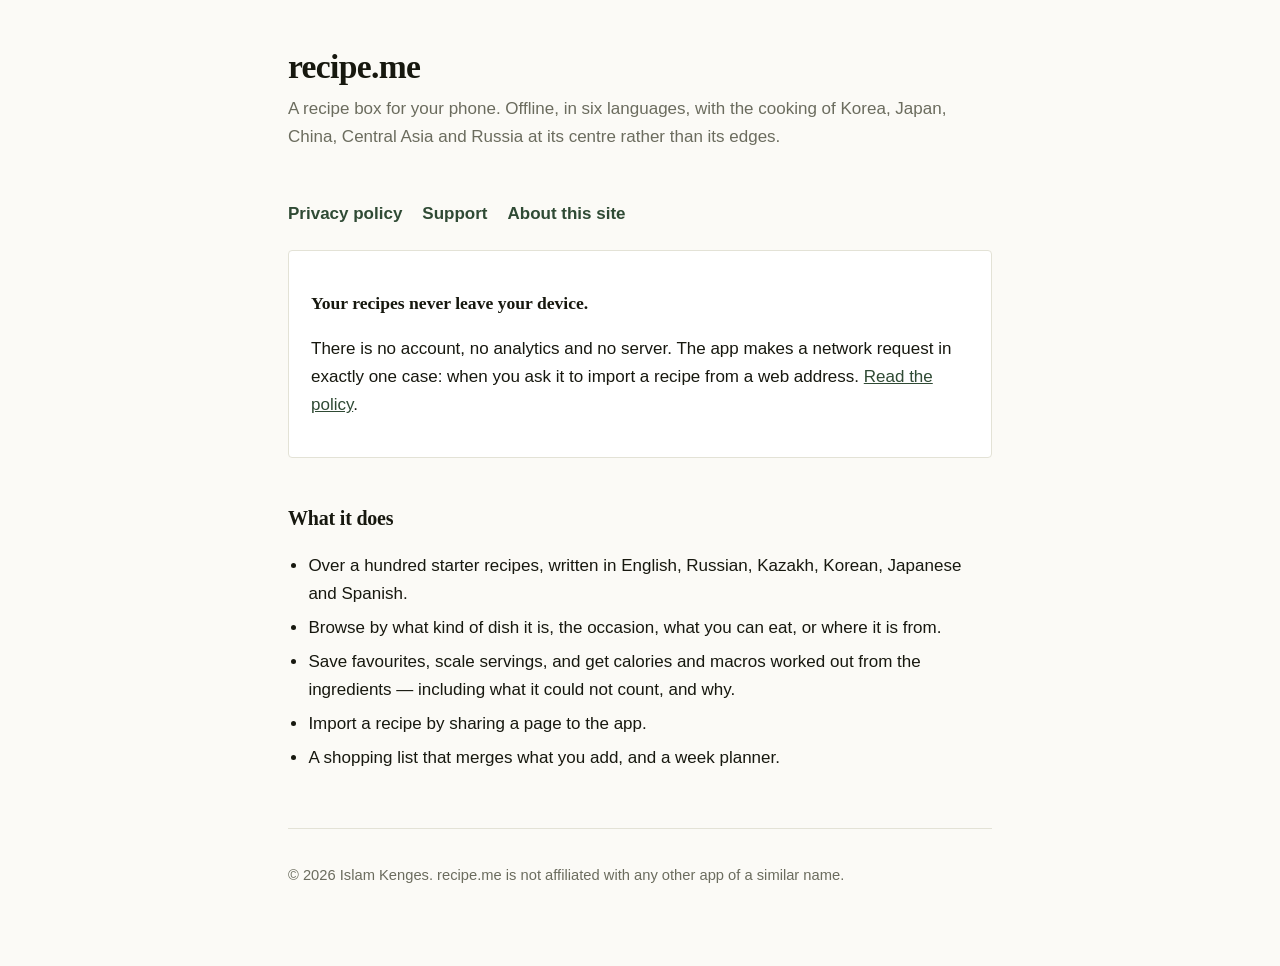
<file: index.html>
<!doctype html>
<html lang="en">
<head>
<meta charset="utf-8">
<meta name="viewport" content="width=device-width, initial-scale=1">
<title>recipe.me</title>
<meta name="description" content="recipe.me — an offline recipe manager for iPhone. Your recipes stay on your device.">
<link rel="stylesheet" href="style.css">
</head>
<body>
<div class="wrap">
  <header>
    <h1>recipe.me</h1>
    <p class="lede">A recipe box for your phone. Offline, in six languages,
      with the cooking of Korea, Japan, China, Central Asia and Russia at its
      centre rather than its edges.</p>
  </header>

  <nav>
    <a href="privacy/">Privacy policy</a>
    <a href="support/">Support</a>
    <a href="https://github.com/HyorinmaruK/recipebox-site">About this site</a>
  </nav>

  <div class="card">
    <p class="big">Your recipes never leave your device.</p>
    <p>There is no account, no analytics and no server. The app makes a network
      request in exactly one case: when you ask it to import a recipe from a web
      address. <a href="privacy/">Read the policy</a>.</p>
  </div>

  <h2>What it does</h2>
  <ul>
    <li>Over a hundred starter recipes, written in English, Russian, Kazakh,
      Korean, Japanese and Spanish.</li>
    <li>Browse by what kind of dish it is, the occasion, what you can eat, or
      where it is from.</li>
    <li>Save favourites, scale servings, and get calories and macros worked out
      from the ingredients — including what it could not count, and why.</li>
    <li>Import a recipe by sharing a page to the app.</li>
    <li>A shopping list that merges what you add, and a week planner.</li>
  </ul>

  <footer>
    <p>© 2026 Islam Kenges. recipe.me is not affiliated with any other app of
      a similar name.</p>
  </footer>
</div>
</body>
</html>
</file>
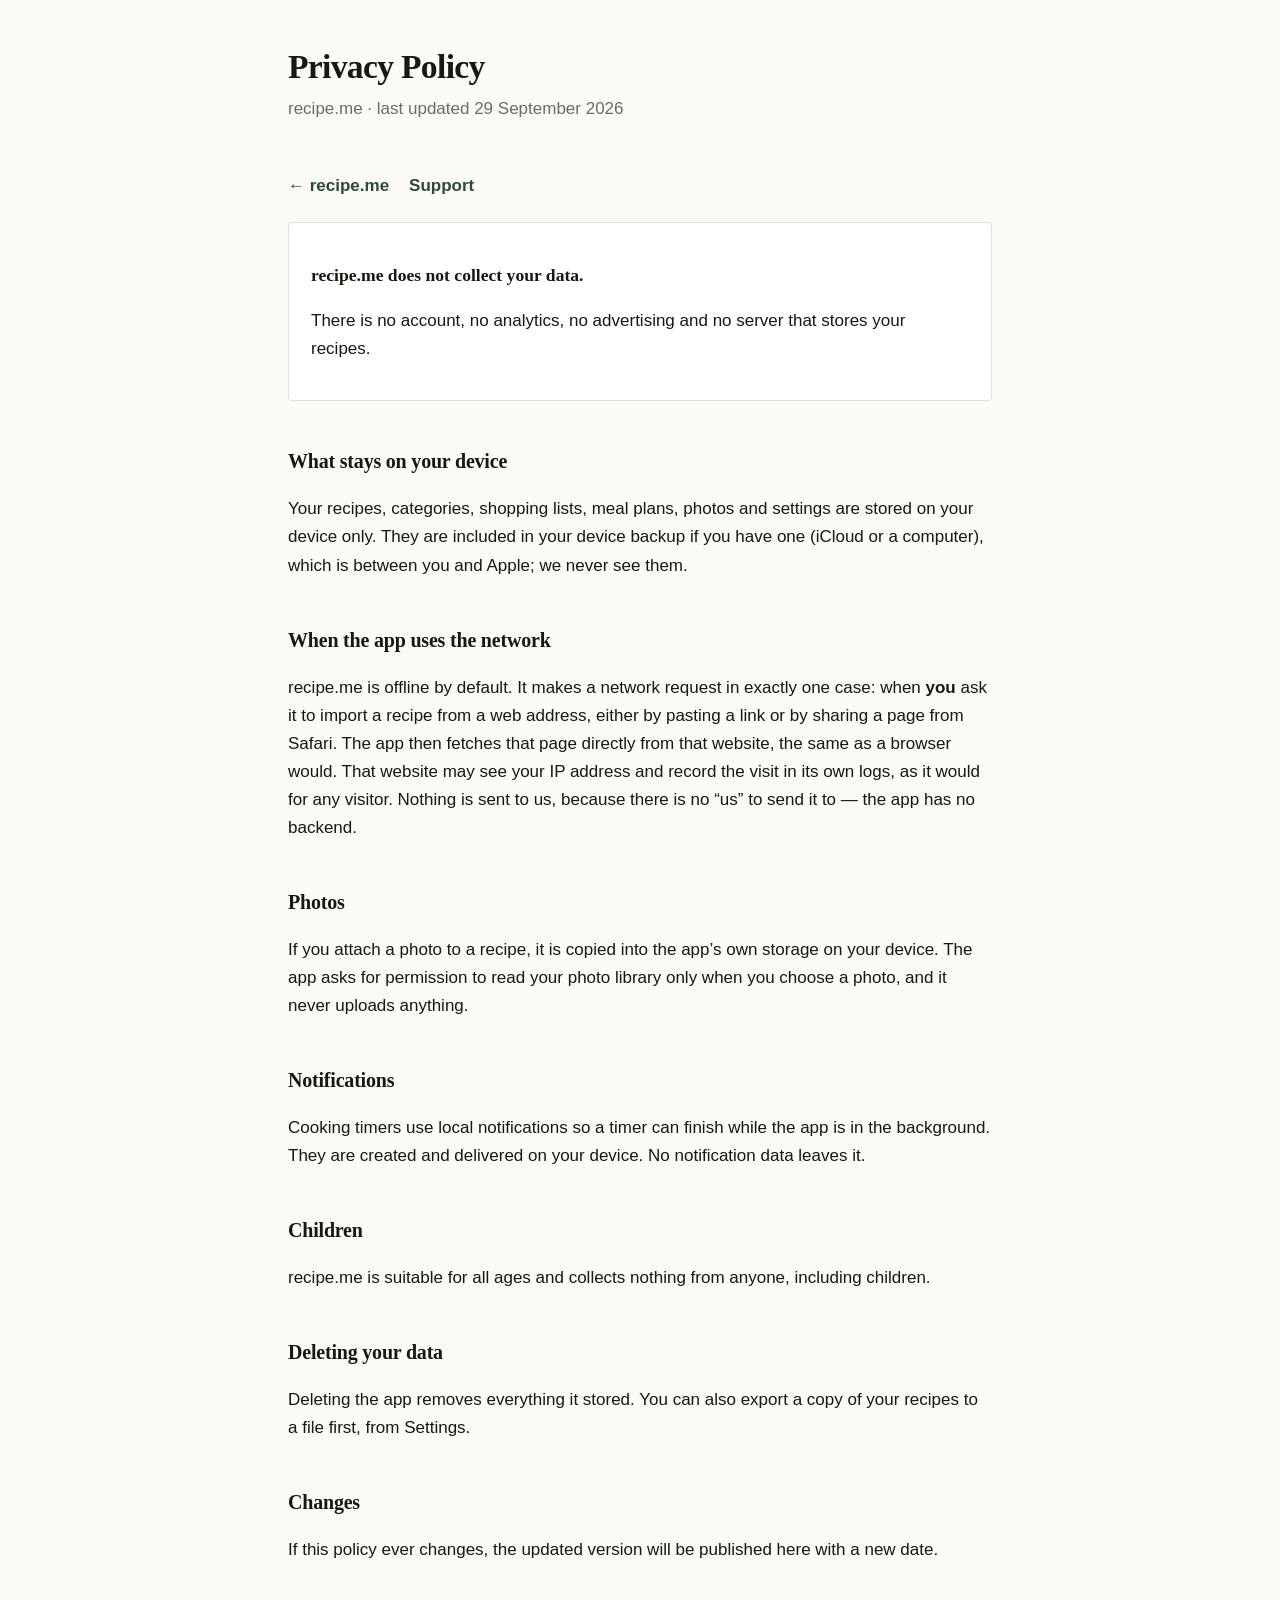
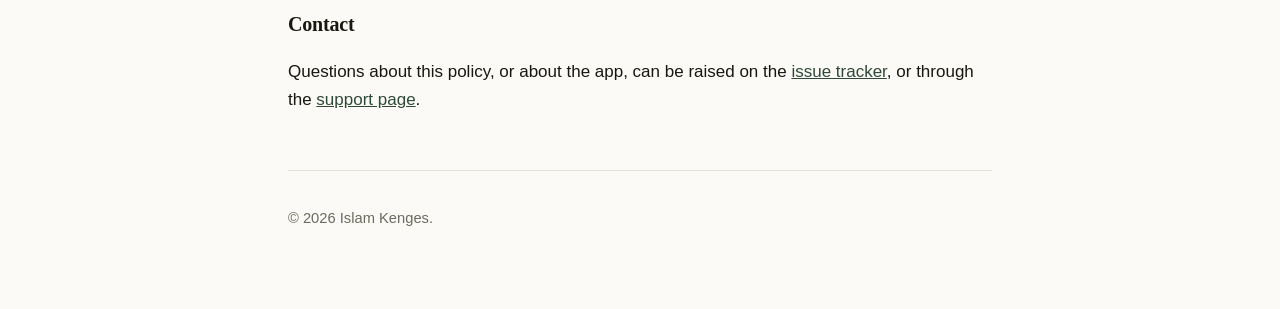
<file: privacy/index.html>
<!doctype html>
<html lang="en">
<head>
<meta charset="utf-8">
<meta name="viewport" content="width=device-width, initial-scale=1">
<title>recipe.me — Privacy Policy</title>
<meta name="description" content="recipe.me does not collect your data. No account, no analytics, no server.">
<link rel="stylesheet" href="../style.css">
</head>
<body>
<div class="wrap">
  <header>
    <h1>Privacy Policy</h1>
    <p class="lede">recipe.me · last updated 29 September 2026</p>
  </header>

  <nav><a href="../">← recipe.me</a><a href="../support/">Support</a></nav>

  <div class="card">
    <p class="big">recipe.me does not collect your data.</p>
    <p>There is no account, no analytics, no advertising and no server that
      stores your recipes.</p>
  </div>

  <h2>What stays on your device</h2>
  <p>Your recipes, categories, shopping lists, meal plans, photos and settings
    are stored on your device only. They are included in your device backup if
    you have one (iCloud or a computer), which is between you and Apple; we
    never see them.</p>

  <h2>When the app uses the network</h2>
  <p>recipe.me is offline by default. It makes a network request in exactly one
    case: when <strong>you</strong> ask it to import a recipe from a web
    address, either by pasting a link or by sharing a page from Safari. The app
    then fetches that page directly from that website, the same as a browser
    would. That website may see your IP address and record the visit in its own
    logs, as it would for any visitor. Nothing is sent to us, because there is
    no “us” to send it to — the app has no backend.</p>

  <h2>Photos</h2>
  <p>If you attach a photo to a recipe, it is copied into the app’s own storage
    on your device. The app asks for permission to read your photo library only
    when you choose a photo, and it never uploads anything.</p>

  <h2>Notifications</h2>
  <p>Cooking timers use local notifications so a timer can finish while the app
    is in the background. They are created and delivered on your device. No
    notification data leaves it.</p>

  <h2>Children</h2>
  <p>recipe.me is suitable for all ages and collects nothing from anyone,
    including children.</p>

  <h2>Deleting your data</h2>
  <p>Deleting the app removes everything it stored. You can also export a copy
    of your recipes to a file first, from Settings.</p>

  <h2>Changes</h2>
  <p>If this policy ever changes, the updated version will be published here
    with a new date.</p>

  <h2>Contact</h2>
  <p>Questions about this policy, or about the app, can be raised on the
    <a href="https://github.com/HyorinmaruK/recipebox-site/issues">issue tracker</a>,
    or through the <a href="../support/">support page</a>.</p>

  <footer><p>© 2026 Islam Kenges.</p></footer>
</div>
</body>
</html>
</file>
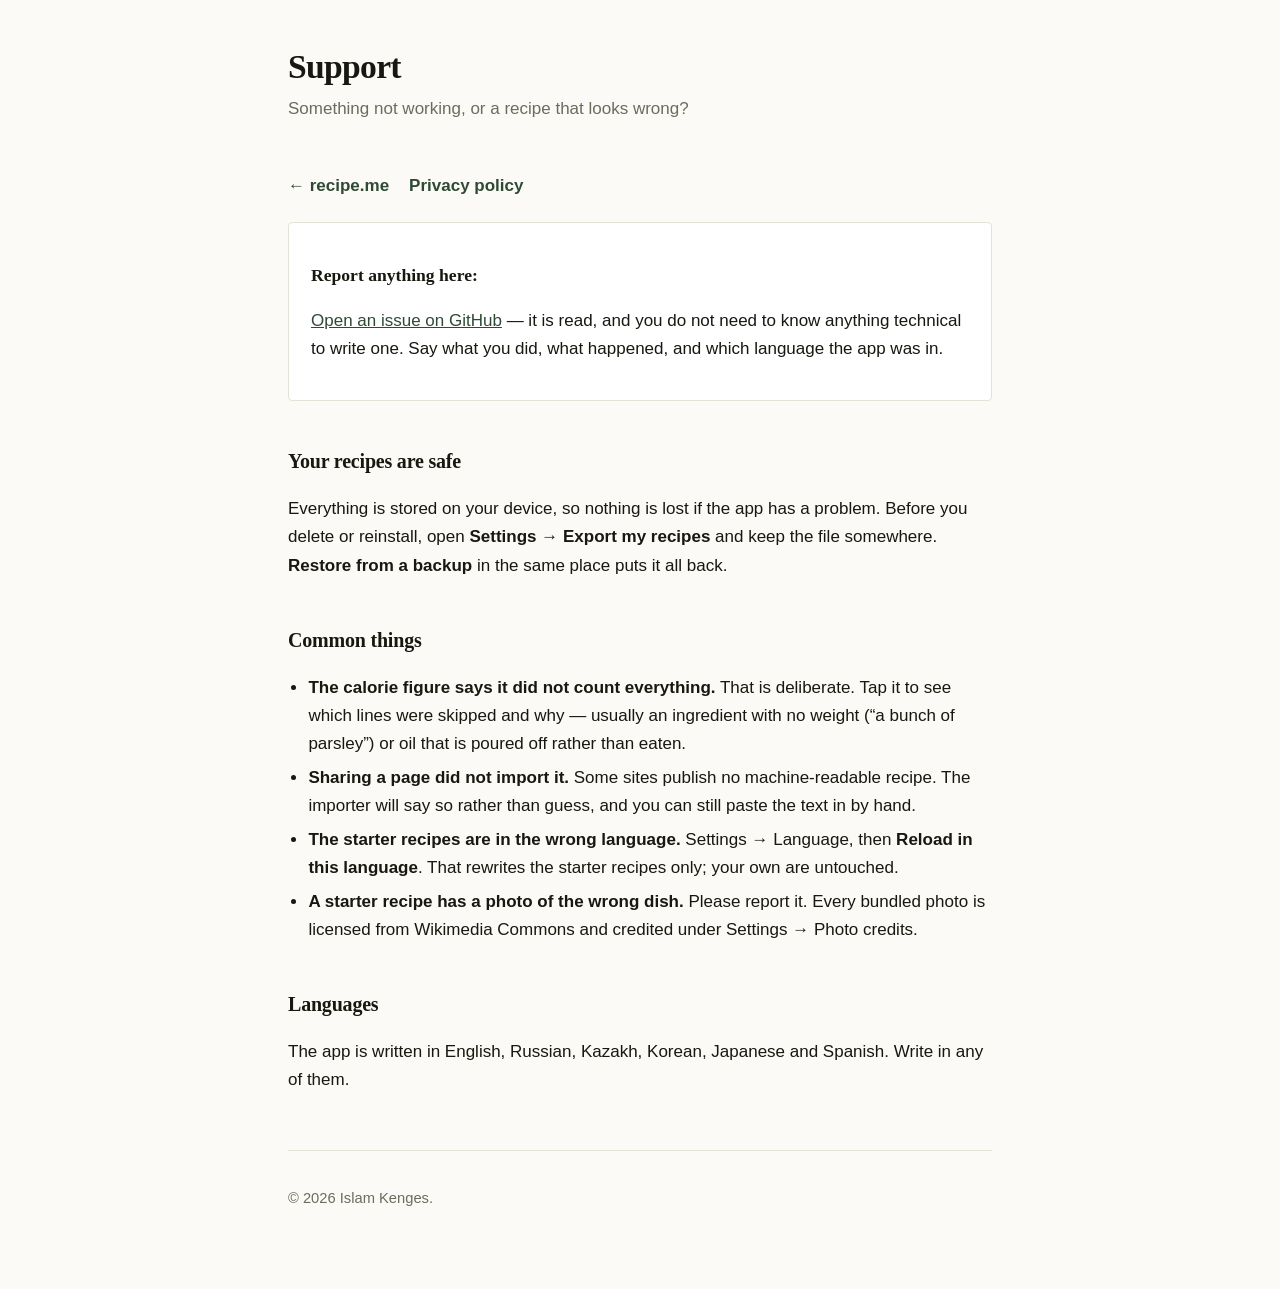
<file: support/index.html>
<!doctype html>
<html lang="en">
<head>
<meta charset="utf-8">
<meta name="viewport" content="width=device-width, initial-scale=1">
<title>recipe.me — Support</title>
<meta name="description" content="Help and contact for recipe.me.">
<link rel="stylesheet" href="../style.css">
</head>
<body>
<div class="wrap">
  <header>
    <h1>Support</h1>
    <p class="lede">Something not working, or a recipe that looks wrong?</p>
  </header>

  <nav><a href="../">← recipe.me</a><a href="../privacy/">Privacy policy</a></nav>

  <div class="card">
    <p class="big">Report anything here:</p>
    <p><a href="https://github.com/HyorinmaruK/recipebox-site/issues/new">Open an
      issue on GitHub</a> — it is read, and you do not need to know anything
      technical to write one. Say what you did, what happened, and which
      language the app was in.</p>
  </div>

  <h2>Your recipes are safe</h2>
  <p>Everything is stored on your device, so nothing is lost if the app has a
    problem. Before you delete or reinstall, open <strong>Settings → Export my
    recipes</strong> and keep the file somewhere. <strong>Restore from a
    backup</strong> in the same place puts it all back.</p>

  <h2>Common things</h2>
  <ul>
    <li><strong>The calorie figure says it did not count everything.</strong>
      That is deliberate. Tap it to see which lines were skipped and why —
      usually an ingredient with no weight (“a bunch of parsley”) or oil that
      is poured off rather than eaten.</li>
    <li><strong>Sharing a page did not import it.</strong> Some sites publish
      no machine-readable recipe. The importer will say so rather than guess,
      and you can still paste the text in by hand.</li>
    <li><strong>The starter recipes are in the wrong language.</strong>
      Settings → Language, then <strong>Reload in this language</strong>. That
      rewrites the starter recipes only; your own are untouched.</li>
    <li><strong>A starter recipe has a photo of the wrong dish.</strong> Please
      report it. Every bundled photo is licensed from Wikimedia Commons and
      credited under Settings → Photo credits.</li>
  </ul>

  <h2>Languages</h2>
  <p>The app is written in English, Russian, Kazakh, Korean, Japanese and
    Spanish. Write in any of them.</p>

  <footer><p>© 2026 Islam Kenges.</p></footer>
</div>
</body>
</html>
</file>
<file: style.css>
/* The same ink, paper and green the app uses — see lib/app/theme. */
:root {
  --ink: #17180f;
  --muted: #6b6c5e;
  --accent: #2f4a34;
  --bg: #fbfaf6;
  --card: #ffffff;
  --line: #e3e2d6;
}
@media (prefers-color-scheme: dark) {
  :root {
    --ink: #edebdf; --muted: #a6a794; --accent: #a8c79a;
    --bg: #121309; --card: #1b1d13; --line: #2e3122;
  }
}
* { box-sizing: border-box; }
body {
  margin: 0;
  padding: 0 16px 64px;
  background: var(--bg);
  color: var(--ink);
  font: 17px/1.65 -apple-system, BlinkMacSystemFont, "Segoe UI", Roboto,
        "Helvetica Neue", Arial, sans-serif;
  -webkit-text-size-adjust: 100%;
}
.wrap { max-width: 44rem; margin: 0 auto; }
header { padding: 48px 0 8px; }
h1, h2, .big {
  font-family: Literata, "Iowan Old Style", "Palatino Linotype", Georgia,
               "Times New Roman", serif;
}
h1 { font-size: 2.1rem; line-height: 1.15; margin: 0 0 .25em; letter-spacing: -.02em; }
h2 { font-size: 1.25rem; margin: 2.2em 0 .5em; letter-spacing: -.01em; }
.lede { color: var(--muted); margin-top: 0; }
a { color: var(--accent); }
nav { margin: 24px 0 8px; display: flex; flex-wrap: wrap; gap: 8px 20px; }
nav a { text-decoration: none; font-weight: 600; }
nav a:hover { text-decoration: underline; }
.card {
  background: var(--card); border: 1px solid var(--line);
  border-radius: 4px; padding: 20px 22px; margin: 22px 0;
}
.big { font-size: 1.1rem; font-weight: 600; }
footer {
  margin-top: 56px; padding-top: 20px; border-top: 1px solid var(--line);
  color: var(--muted); font-size: .92rem;
}
ul { padding-left: 1.2em; }
li { margin: .35em 0; }
code {
  background: var(--card); border: 1px solid var(--line);
  border-radius: 3px; padding: .1em .4em; font-size: .9em;
}
</file>
